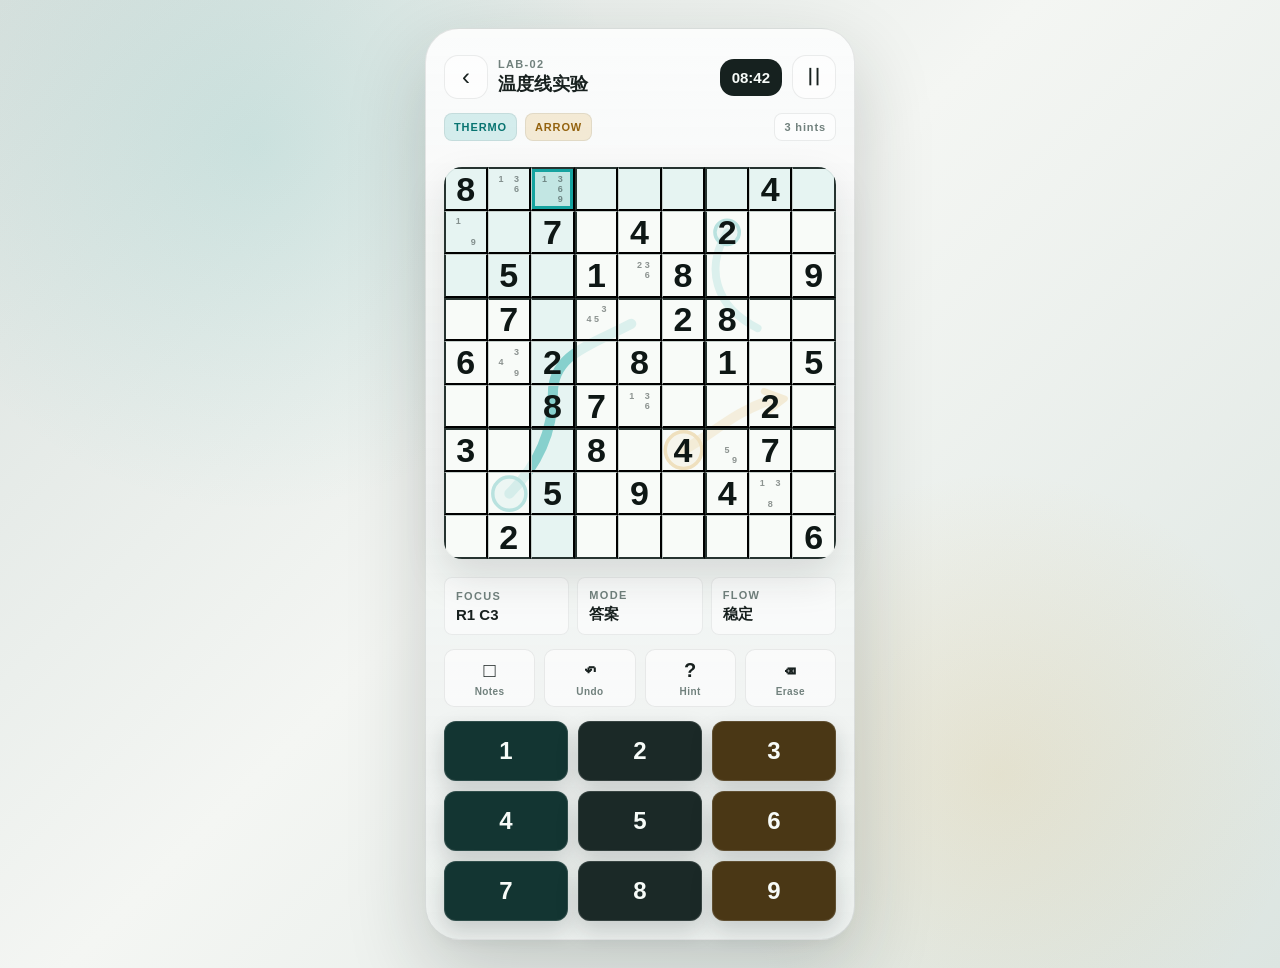
<file: index.html>
<!doctype html>
<html lang="zh-CN">
  <head>
    <meta charset="UTF-8" />
    <meta name="viewport" content="width=device-width, initial-scale=1.0" />
    <title>Lab Lines Sudoku Prototype</title>
    <link rel="stylesheet" href="./styles.css" />
  </head>
  <body>
    <main class="prototype-shell">
      <section class="phone" aria-label="Lab Lines Sudoku gameplay prototype">
        <header class="top-bar">
          <button class="icon-button" aria-label="Back">‹</button>
          <div class="level-meta">
            <span class="level-label">LAB-02</span>
            <strong>温度线实验</strong>
          </div>
          <div class="timer">08:42</div>
          <button class="icon-button" aria-label="Pause">Ⅱ</button>
        </header>

        <section class="rule-strip" aria-label="Variant rules">
          <span class="rule-chip chip-teal">THERMO</span>
          <span class="rule-chip chip-amber">ARROW</span>
          <span class="rule-chip chip-line">3 hints</span>
        </section>

        <section class="board-stage">
          <div class="board-wrap">
            <svg class="clue-layer" viewBox="0 0 900 900" aria-hidden="true">
              <path class="thermo-line" d="M150 750 C215 685 250 610 250 520 S335 410 430 360" />
              <circle class="thermo-bulb" cx="150" cy="750" r="38" />
              <path class="thermo-line thin" d="M650 150 C600 230 620 320 720 370" />
              <circle class="thermo-bulb small" cx="650" cy="150" r="28" />
              <path class="arrow-line" d="M550 650 C620 610 670 560 750 535" />
              <circle class="arrow-sum" cx="550" cy="650" r="42" />
              <path class="arrow-head" d="M735 515 L782 532 L742 562" />
            </svg>
            <div id="board" class="board" aria-label="Sudoku board"></div>
          </div>
        </section>

        <section class="status-panel" aria-label="Puzzle status">
          <div>
            <span class="status-label">FOCUS</span>
            <strong id="selectedReadout">R1 C1</strong>
          </div>
          <div>
            <span class="status-label">MODE</span>
            <strong>答案</strong>
          </div>
          <div>
            <span class="status-label">FLOW</span>
            <strong>稳定</strong>
          </div>
        </section>

        <section class="tool-row" aria-label="Game tools">
          <button class="tool-button" aria-label="Notes"><span>□</span><small>Notes</small></button>
          <button class="tool-button" aria-label="Undo"><span>↶</span><small>Undo</small></button>
          <button class="tool-button" aria-label="Hint"><span>?</span><small>Hint</small></button>
          <button class="tool-button" aria-label="Erase"><span>⌫</span><small>Erase</small></button>
        </section>

        <section id="keypad" class="keypad" aria-label="Number keypad"></section>
      </section>
    </main>

    <script type="module" src="./src/app.js"></script>
  </body>
</html>
</file>
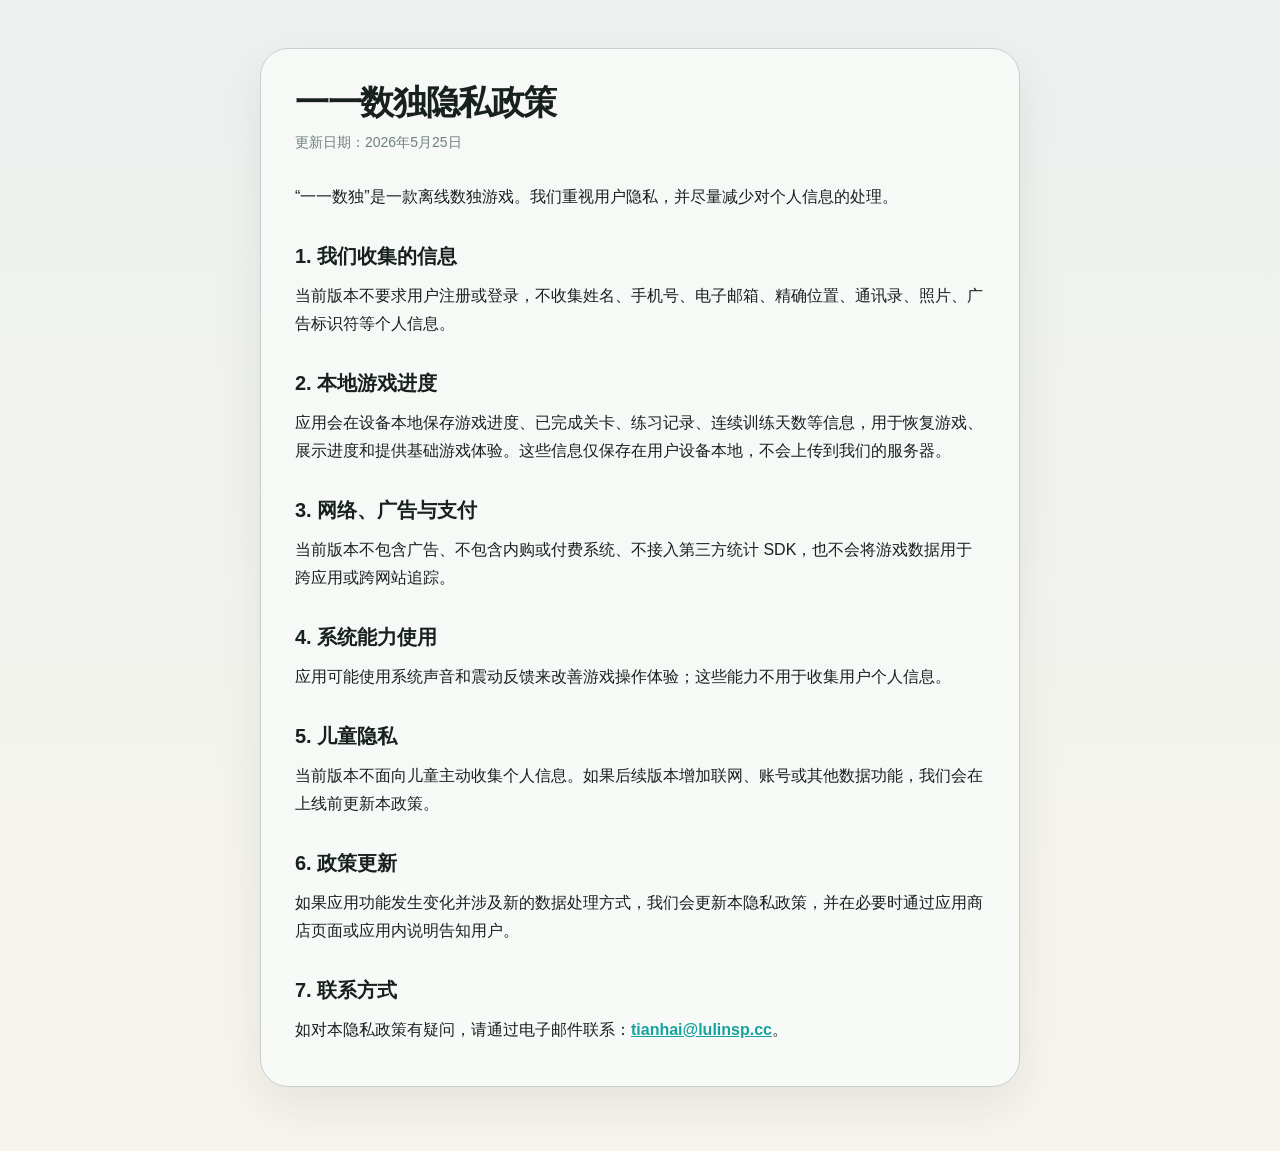
<file: docs/privacy-policy.html>
<!doctype html>
<html lang="zh-CN">
<head>
  <meta charset="utf-8">
  <meta name="viewport" content="width=device-width, initial-scale=1">
  <title>一一数独隐私政策</title>
  <style>
    :root {
      color-scheme: light;
      --bg: #edf1ef;
      --paper: #f8fbf8;
      --ink: #18211f;
      --muted: #71817d;
      --line: #c5cfcb;
      --teal: #16a3a0;
    }

    body {
      margin: 0;
      font-family: -apple-system, BlinkMacSystemFont, "PingFang SC", "Helvetica Neue", Arial, sans-serif;
      color: var(--ink);
      background: linear-gradient(180deg, var(--bg), #f7f4ed);
      line-height: 1.75;
    }

    main {
      width: min(760px, calc(100vw - 40px));
      margin: 0 auto;
      padding: 48px 0 64px;
    }

    article {
      padding: 34px;
      border: 1px solid var(--line);
      border-radius: 28px;
      background: rgba(248, 251, 248, 0.88);
      box-shadow: 0 18px 48px rgba(24, 33, 31, 0.08);
    }

    h1 {
      margin: 0 0 8px;
      font-size: 34px;
      line-height: 1.16;
      letter-spacing: -0.04em;
    }

    .updated {
      margin: 0 0 28px;
      color: var(--muted);
      font-size: 14px;
    }

    h2 {
      margin: 28px 0 8px;
      font-size: 20px;
    }

    p {
      margin: 8px 0;
    }

    a {
      color: var(--teal);
      font-weight: 700;
    }
  </style>
</head>
<body>
  <main>
    <article>
      <h1>一一数独隐私政策</h1>
      <p class="updated">更新日期：2026年5月25日</p>

      <p>“一一数独”是一款离线数独游戏。我们重视用户隐私，并尽量减少对个人信息的处理。</p>

      <h2>1. 我们收集的信息</h2>
      <p>当前版本不要求用户注册或登录，不收集姓名、手机号、电子邮箱、精确位置、通讯录、照片、广告标识符等个人信息。</p>

      <h2>2. 本地游戏进度</h2>
      <p>应用会在设备本地保存游戏进度、已完成关卡、练习记录、连续训练天数等信息，用于恢复游戏、展示进度和提供基础游戏体验。这些信息仅保存在用户设备本地，不会上传到我们的服务器。</p>

      <h2>3. 网络、广告与支付</h2>
      <p>当前版本不包含广告、不包含内购或付费系统、不接入第三方统计 SDK，也不会将游戏数据用于跨应用或跨网站追踪。</p>

      <h2>4. 系统能力使用</h2>
      <p>应用可能使用系统声音和震动反馈来改善游戏操作体验；这些能力不用于收集用户个人信息。</p>

      <h2>5. 儿童隐私</h2>
      <p>当前版本不面向儿童主动收集个人信息。如果后续版本增加联网、账号或其他数据功能，我们会在上线前更新本政策。</p>

      <h2>6. 政策更新</h2>
      <p>如果应用功能发生变化并涉及新的数据处理方式，我们会更新本隐私政策，并在必要时通过应用商店页面或应用内说明告知用户。</p>

      <h2>7. 联系方式</h2>
      <p>如对本隐私政策有疑问，请通过电子邮件联系：<a href="mailto:tianhai@lulinsp.cc">tianhai@lulinsp.cc</a>。</p>
    </article>
  </main>
</body>
</html>
</file>
<file: styles.css>
:root {
  --surface: #edf1ef;
  --surface-strong: #f8fbf8;
  --ink: #18211f;
  --muted: #71817d;
  --grid: #263330;
  --hairline: #c5cfcb;
  --teal: #16a3a0;
  --teal-soft: rgba(22, 163, 160, 0.16);
  --amber: #d79b27;
  --amber-soft: rgba(215, 155, 39, 0.18);
  --lime: #88bd3f;
  --conflict: #d85d57;
  --shadow: 0 30px 80px rgba(24, 33, 31, 0.2);
}

* {
  box-sizing: border-box;
}

html,
body {
  min-height: 100%;
}

body {
  margin: 0;
  background:
    radial-gradient(circle at 20% 15%, rgba(22, 163, 160, 0.12), transparent 28%),
    radial-gradient(circle at 78% 80%, rgba(215, 155, 39, 0.13), transparent 24%),
    linear-gradient(135deg, #d9e1de, #f4f6f3 46%, #dce5e1);
  color: var(--ink);
  font-family: "Avenir Next", "Helvetica Neue", sans-serif;
}

button {
  color: inherit;
  font: inherit;
}

.prototype-shell {
  display: grid;
  min-height: 100vh;
  padding: 28px;
  place-items: center;
}

.phone {
  width: min(430px, 100%);
  min-height: 844px;
  padding: 18px;
  border: 1px solid rgba(24, 33, 31, 0.1);
  border-radius: 34px;
  background:
    linear-gradient(180deg, rgba(255, 255, 255, 0.78), rgba(237, 241, 239, 0.98)),
    var(--surface);
  box-shadow: var(--shadow);
  display: flex;
  flex-direction: column;
  gap: 14px;
}

.top-bar {
  display: grid;
  grid-template-columns: 44px 1fr auto 44px;
  gap: 10px;
  align-items: center;
  padding-top: 8px;
}

.icon-button,
.tool-button,
.key {
  border: 0;
  cursor: pointer;
  -webkit-tap-highlight-color: transparent;
}

.icon-button {
  width: 44px;
  height: 44px;
  border-radius: 14px;
  background: rgba(255, 255, 255, 0.66);
  box-shadow: inset 0 0 0 1px rgba(24, 33, 31, 0.08);
  font-size: 24px;
  line-height: 1;
}

.level-meta {
  display: grid;
  gap: 2px;
}

.level-meta strong {
  font-size: 18px;
  letter-spacing: 0;
}

.level-label,
.status-label {
  color: var(--muted);
  font-size: 11px;
  font-weight: 800;
  letter-spacing: 0.12em;
}

.timer {
  min-width: 58px;
  padding: 10px 12px;
  border-radius: 14px;
  background: #16211f;
  color: #f7fbf8;
  font-size: 15px;
  font-weight: 800;
  text-align: center;
}

.rule-strip {
  display: flex;
  gap: 8px;
  align-items: center;
}

.rule-chip {
  padding: 8px 10px;
  border-radius: 8px;
  background: rgba(255, 255, 255, 0.62);
  color: var(--muted);
  font-size: 11px;
  font-weight: 900;
  letter-spacing: 0.08em;
  box-shadow: inset 0 0 0 1px rgba(24, 33, 31, 0.08);
}

.chip-teal {
  color: #087471;
  background: var(--teal-soft);
}

.chip-amber {
  color: #94630f;
  background: var(--amber-soft);
}

.chip-line {
  margin-left: auto;
}

.board-stage {
  display: grid;
  padding: 12px 0 4px;
  place-items: center;
}

.board-wrap {
  position: relative;
  width: 100%;
  aspect-ratio: 1;
  border-radius: 18px;
  background: var(--surface-strong);
  box-shadow:
    0 18px 40px rgba(24, 33, 31, 0.13),
    inset 0 0 0 1px rgba(24, 33, 31, 0.08);
  overflow: hidden;
}

.clue-layer {
  position: absolute;
  inset: 0;
  z-index: 1;
  pointer-events: none;
}

.thermo-line,
.arrow-line {
  fill: none;
  stroke: var(--teal);
  stroke-linecap: round;
  stroke-width: 23;
  opacity: 0.46;
}

.thermo-line.thin {
  stroke-width: 18;
}

.thermo-bulb,
.thermo-bulb.small {
  fill: rgba(22, 163, 160, 0.19);
  stroke: var(--teal);
  stroke-width: 8;
}

.arrow-line {
  stroke: var(--amber);
}

.arrow-sum {
  fill: rgba(215, 155, 39, 0.2);
  stroke: var(--amber);
  stroke-width: 8;
}

.arrow-head {
  fill: none;
  stroke: var(--amber);
  stroke-linecap: round;
  stroke-linejoin: round;
  stroke-width: 15;
  opacity: 0.58;
}

.board {
  position: relative;
  z-index: 2;
  display: grid;
  width: 100%;
  height: 100%;
  grid-template-columns: repeat(9, 1fr);
  grid-template-rows: repeat(9, 1fr);
}

.cell {
  position: relative;
  display: grid;
  min-width: 0;
  border-top: 1px solid var(--hairline);
  border-left: 1px solid var(--hairline);
  background: rgba(248, 251, 248, 0.72);
  place-items: center;
  transition:
    background 140ms ease,
    color 140ms ease,
    transform 140ms ease;
}

.cell:nth-child(9n) {
  border-right: 2px solid var(--grid);
}

.cell:nth-child(n + 73) {
  border-bottom: 2px solid var(--grid);
}

.cell[data-col="0"],
.cell[data-col="3"],
.cell[data-col="6"] {
  border-left: 2px solid var(--grid);
}

.cell[data-row="0"],
.cell[data-row="3"],
.cell[data-row="6"] {
  border-top: 2px solid var(--grid);
}

.cell.is-peer {
  background: rgba(22, 163, 160, 0.08);
}

.cell.is-selected {
  z-index: 3;
  background: rgba(22, 163, 160, 0.24);
  box-shadow: inset 0 0 0 3px var(--teal);
}

.cell.is-same-value {
  background: rgba(215, 155, 39, 0.2);
  color: #8d5d09;
}

.cell:active {
  transform: scale(0.96);
}

.digit {
  font-size: clamp(22px, 7vw, 34px);
  font-weight: 760;
  line-height: 1;
}

.is-fixed .digit {
  color: #0e1715;
  font-weight: 900;
}

.notes {
  display: grid;
  width: 82%;
  height: 82%;
  grid-template-columns: repeat(3, 1fr);
  grid-template-rows: repeat(3, 1fr);
  color: rgba(24, 33, 31, 0.48);
  font-size: 9px;
  font-weight: 800;
  place-items: center;
}

.status-panel {
  display: grid;
  grid-template-columns: repeat(3, 1fr);
  gap: 8px;
}

.status-panel > div {
  display: grid;
  min-height: 58px;
  align-content: center;
  gap: 4px;
  padding: 10px 12px;
  border-radius: 8px;
  background: rgba(255, 255, 255, 0.58);
  box-shadow: inset 0 0 0 1px rgba(24, 33, 31, 0.07);
}

.status-panel strong {
  font-size: 15px;
}

.tool-row {
  display: grid;
  grid-template-columns: repeat(4, 1fr);
  gap: 9px;
}

.tool-button {
  display: grid;
  min-height: 58px;
  align-content: center;
  gap: 4px;
  border-radius: 10px;
  background: rgba(255, 255, 255, 0.62);
  box-shadow: inset 0 0 0 1px rgba(24, 33, 31, 0.08);
}

.tool-button span {
  font-size: 20px;
  font-weight: 850;
}

.tool-button small {
  color: var(--muted);
  font-size: 10px;
  font-weight: 800;
  letter-spacing: 0.04em;
}

.keypad {
  display: grid;
  margin-top: auto;
  grid-template-columns: repeat(3, 1fr);
  gap: 10px;
}

.key {
  min-height: 60px;
  border-radius: 12px;
  background: #17211f;
  color: #f7fbf8;
  box-shadow:
    0 10px 22px rgba(24, 33, 31, 0.18),
    inset 0 0 0 1px rgba(255, 255, 255, 0.12);
  font-size: 24px;
  font-weight: 900;
  transition:
    transform 120ms ease,
    background 120ms ease;
}

.key:active {
  transform: translateY(2px) scale(0.98);
}

.key:nth-child(3n + 1) {
  background: #133532;
}

.key:nth-child(3n + 2) {
  background: #1b2927;
}

.key:nth-child(3n) {
  background: #4a3715;
}

@media (max-width: 480px) {
  .prototype-shell {
    padding: 0;
  }

  .phone {
    width: 100%;
    min-height: 100vh;
    border: 0;
    border-radius: 0;
    box-shadow: none;
  }
}
</file>
